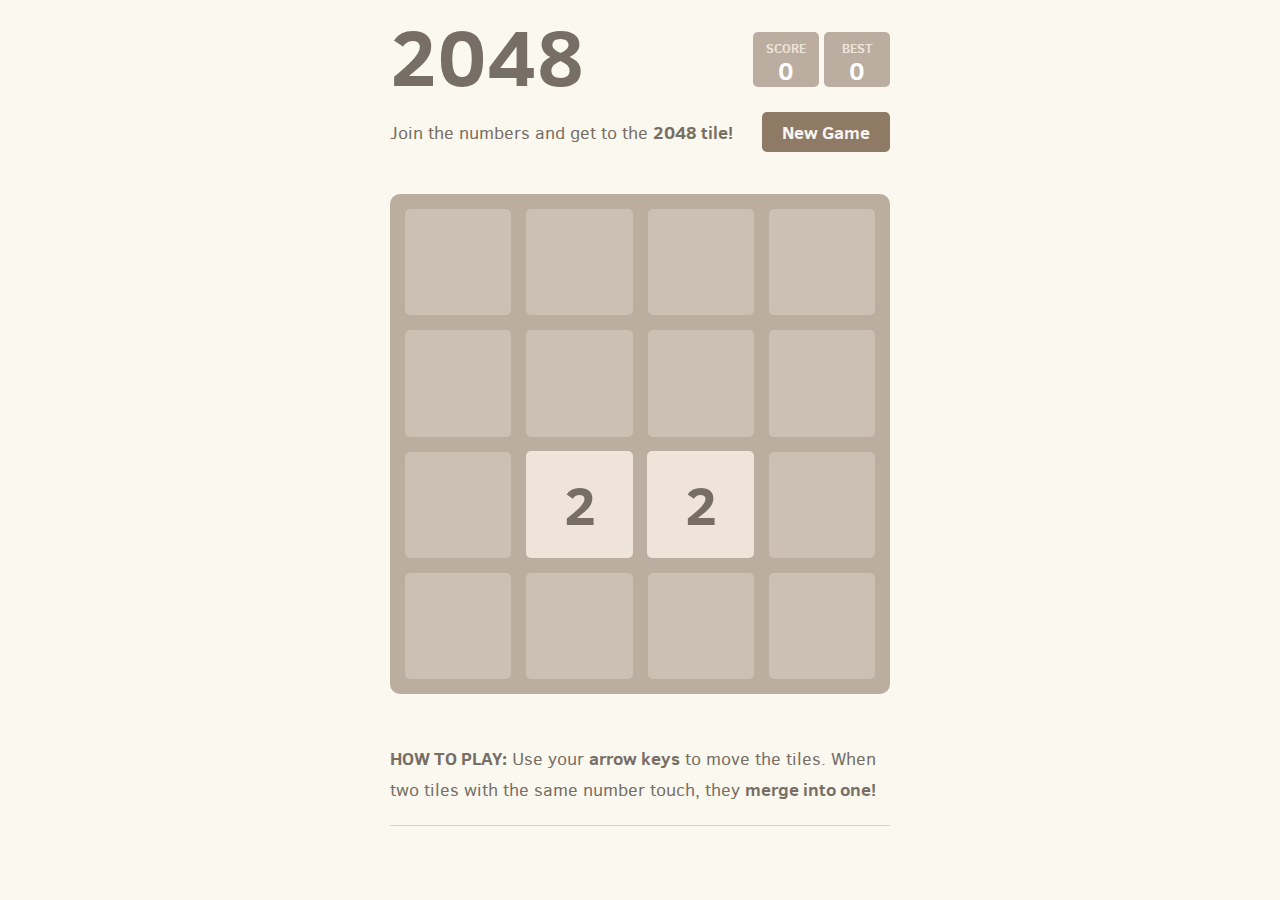
<file: games/2048-game/index.html>
<!DOCTYPE html>
  <html>

  <head>
    <meta charset="utf-8">
    <title>2048 | ClickBaited</title>
    <link rel="stylesheet" href="style/main.css">
    <meta name="viewport" content="width=device-width, initial-scale=1.0">
  </head>

  <body>
    <div class="container">
      <div class="heading">
        <h1 class="title">2048</h1>
        <div class="scores-container">
          <div class="score-container">0</div>
          <div class="best-container">0</div>
        </div>
      </div>

      <div class="above-game">
        <p class="game-intro">Join the numbers and get to the <strong>2048 tile!</strong></p>
        <a class="restart-button">New Game</a>
      </div>

      <div class="game-container">
        <div class="game-message">
          <p></p>
          <div class="lower">
            <a class="keep-playing-button">Keep going</a>
            <a class="retry-button">Try again</a>
          </div>
        </div>

        <div class="grid-container">
          <div class="grid-row">
            <div class="grid-cell"></div>
            <div class="grid-cell"></div>
            <div class="grid-cell"></div>
            <div class="grid-cell"></div>
          </div>
          <div class="grid-row">
            <div class="grid-cell"></div>
            <div class="grid-cell"></div>
            <div class="grid-cell"></div>
            <div class="grid-cell"></div>
          </div>
          <div class="grid-row">
            <div class="grid-cell"></div>
            <div class="grid-cell"></div>
            <div class="grid-cell"></div>
            <div class="grid-cell"></div>
          </div>
          <div class="grid-row">
            <div class="grid-cell"></div>
            <div class="grid-cell"></div>
            <div class="grid-cell"></div>
            <div class="grid-cell"></div>
          </div>
        </div>

        <div class="tile-container"></div>
      </div>

      <p class="game-explanation">
        <strong class="important">How to play:</strong> Use your <strong>arrow keys</strong> to move the tiles. When two
        tiles with the same number touch, they <strong>merge into one!</strong>
      </p>
      <hr>
    </div>

    <script src="js/bind_polyfill.js"></script>
    <script src="js/classlist_polyfill.js"></script>
    <script src="js/animframe_polyfill.js"></script>
    <script src="js/keyboard_input_manager.js"></script>
    <script src="js/html_actuator.js"></script>
    <script src="js/grid.js"></script>
    <script src="js/tile.js"></script>
    <script src="js/local_storage_manager.js"></script>
    <script src="js/game_manager.js"></script>
    <script src="js/application.js"></script>
  </body>

  </html>
</file>
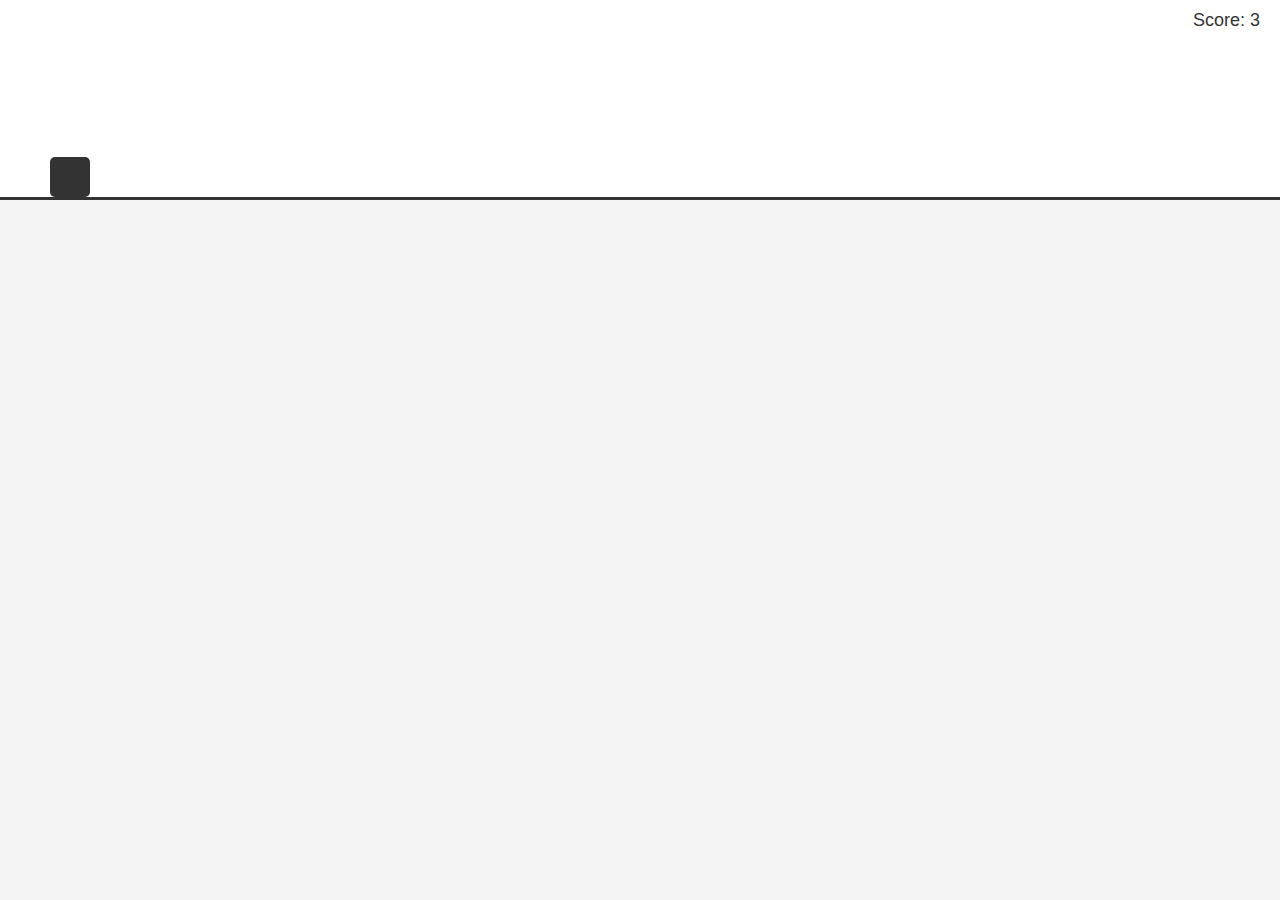
<file: games/dino-run/index.html>
<!DOCTYPE html>
<html lang="en">
<head>
  <meta charset="UTF-8" />
  <meta name="viewport" content="width=device-width, initial-scale=1.0"/>
  <title>Dino Run Clone</title>
  <style>
    * {
      margin: 0;
      padding: 0;
      box-sizing: border-box;
    }
    body {
      font-family: sans-serif;
      background: #f4f4f4;
      overflow: hidden;
    }

    .game {
      width: 100vw;
      height: 200px;
      background: #fff;
      border-bottom: 3px solid #333;
      position: relative;
      overflow: hidden;
    }

    .dino {
      position: absolute;
      bottom: 0;
      left: 50px;
      width: 40px;
      height: 40px;
      background: #333;
      border-radius: 5px;
    }

    .obstacle {
      position: absolute;
      bottom: 0;
      width: 20px;
      height: 40px;
      background: green;
      right: -20px;
      animation: obstacleMove 2s linear infinite;
    }

    @keyframes obstacleMove {
      from {
        right: -20px;
      }
      to {
        right: 100vw;
      }
    }

    .jump {
      animation: jumpAnim 0.5s ease-out;
    }

    @keyframes jumpAnim {
      0%   { bottom: 0; }
      50%  { bottom: 80px; }
      100% { bottom: 0; }
    }

    .score {
      position: absolute;
      top: 10px;
      right: 20px;
      font-size: 18px;
      color: #333;
    }

    .game-over {
      position: absolute;
      top: 50%;
      left: 50%;
      transform: translate(-50%, -50%);
      font-size: 32px;
      color: red;
      display: none;
    }

    button#restart {
      display: none;
      position: absolute;
      top: 60%;
      left: 50%;
      transform: translateX(-50%);
      padding: 10px 20px;
      font-size: 16px;
      cursor: pointer;
    }

  </style>
</head>
<body>
  <div class="game" id="game">
    <div class="dino" id="dino"></div>
    <div class="obstacle" id="obstacle"></div>
    <div class="score" id="score">Score: 0</div>
    <div class="game-over" id="gameOver">Game Over</div>
    <button id="restart">Restart</button>
  </div>

  <script>
    const dino = document.getElementById("dino");
    const obstacle = document.getElementById("obstacle");
    const scoreEl = document.getElementById("score");
    const gameOverEl = document.getElementById("gameOver");
    const restartBtn = document.getElementById("restart");

    let isJumping = false;
    let isGameOver = false;
    let score = 0;
    let scoreInterval;

    function jump() {
      if (isJumping || isGameOver) return;
      isJumping = true;
      dino.classList.add("jump");
      setTimeout(() => {
        dino.classList.remove("jump");
        isJumping = false;
      }, 500);
    }

    function startGame() {
      isGameOver = false;
      score = 0;
      gameOverEl.style.display = "none";
      restartBtn.style.display = "none";
      obstacle.style.animation = "obstacleMove 2s linear infinite";

      scoreInterval = setInterval(() => {
        score++;
        scoreEl.textContent = "Score: " + score;
      }, 200);
    }

    function gameOver() {
      isGameOver = true;
      clearInterval(scoreInterval);
      obstacle.style.animation = "none";
      gameOverEl.style.display = "block";
      restartBtn.style.display = "inline-block";
    }

    function checkCollision() {
      const dinoRect = dino.getBoundingClientRect();
      const obsRect = obstacle.getBoundingClientRect();

      if (
        obsRect.left < dinoRect.right &&
        obsRect.right > dinoRect.left &&
        obsRect.bottom > dinoRect.top &&
        obsRect.top < dinoRect.bottom &&
        dino.offsetTop > 120 // ensure it's on the ground
      ) {
        gameOver();
      }
    }

    document.addEventListener("keydown", (e) => {
      if (e.code === "Space") jump();
    });

    document.addEventListener("touchstart", jump);

    restartBtn.addEventListener("click", () => {
      obstacle.style.right = "-20px";
      obstacle.offsetHeight; // force reflow
      startGame();
    });

    startGame();

    // Game loop
    setInterval(() => {
      if (!isGameOver) {
        checkCollision();
      }
    }, 20);
  </script>
</body>
</html>
</file>
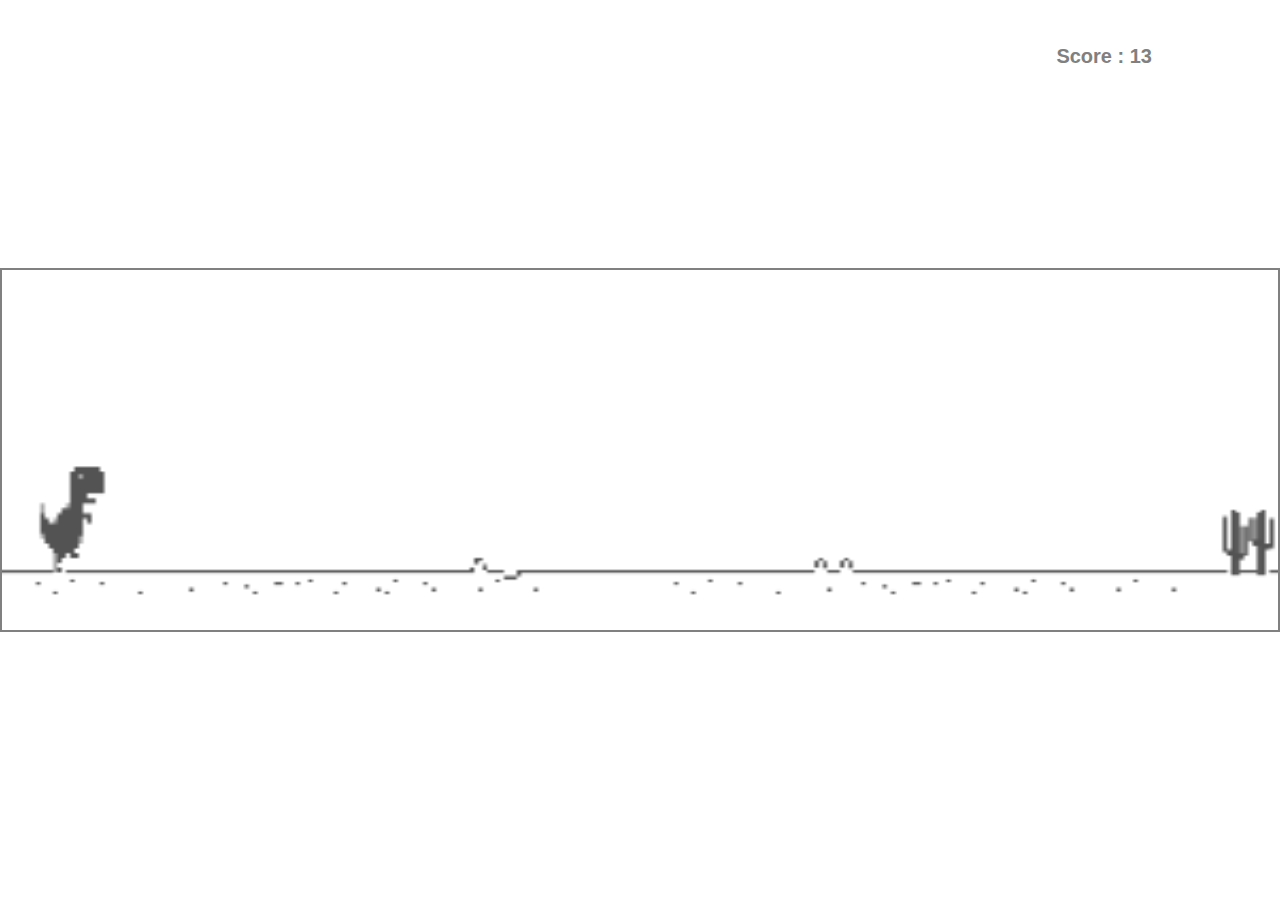
<file: games/dino-run/dino.html>
<!DOCTYPE html>
<html lang="en">

<head>
    <meta charset="UTF-8" />
    <meta name="viewport" content="width=device-width, initial-scale=1.0" />
    <title>Dino-Run</title>
    <link rel="stylesheet" href="dino.css">
</head>

<body>
    <h1 class="heading">Score :
        <span class="Score">0</span>
    </h1>
    <canvas id="game"></canvas>

    <script src="dino.js"></script>
</body>

</html>
</file>
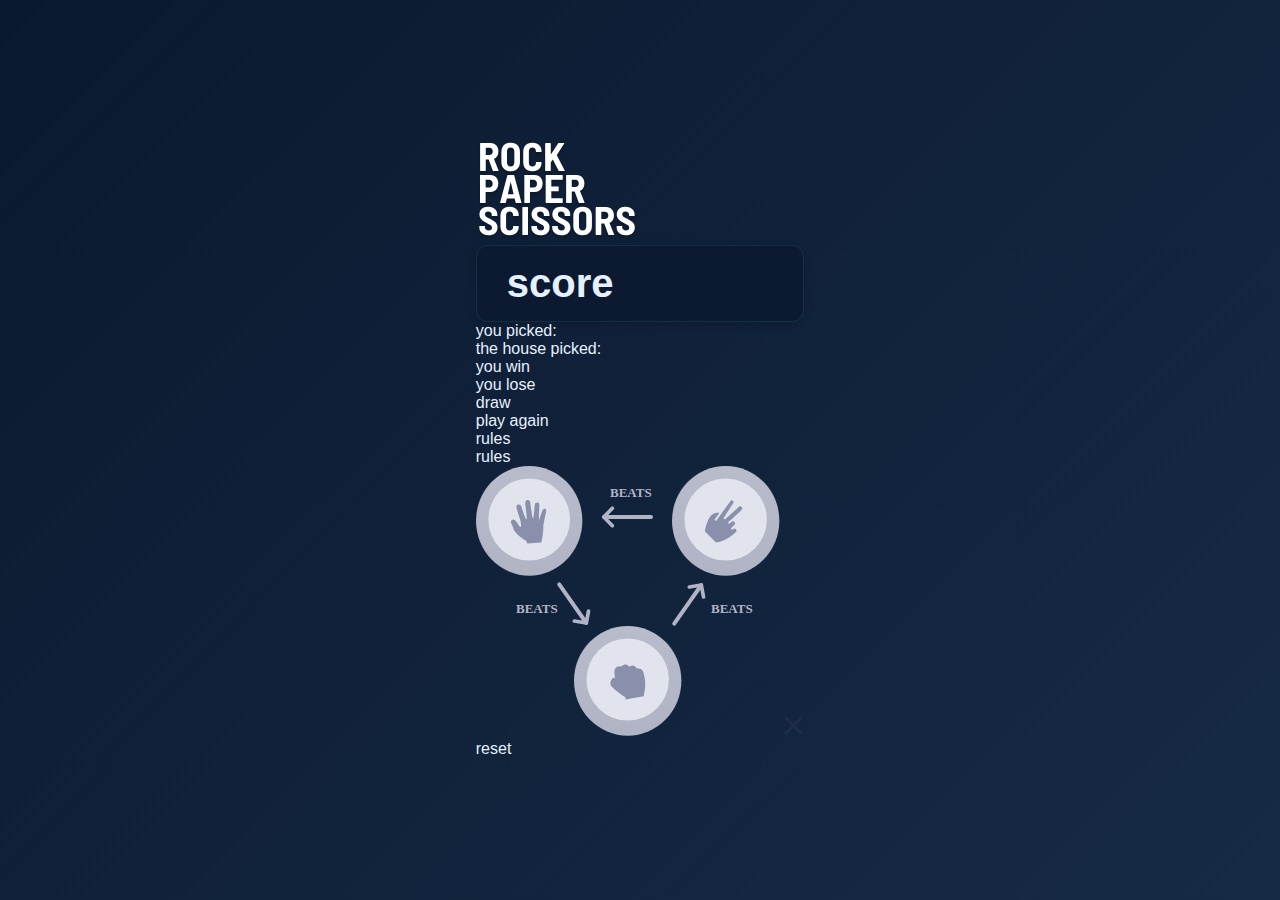
<file: games/rock-paper-scissor/rock-paper-scissor.html>
<!DOCTYPE html>
<html lang="en">

<head>
    <meta charset="UTF-8">
    <meta name="viewport" content="width=device-width, initial-scale=1.0">
    <title>Rock Paper Scissors | ClickBaited</title>
    <link rel="stylesheet" href="rock-paper-scissor.css">
</head>

<body>

    <div class="game-section">
        <div class="top-section">
            <img class="logo" src="./images/logo.svg" alt="logo">
            <div class="score-box">
                <p id="score-label">score</p>
                <p id="score-value"></p>
            </div>

            <div id="triangle">
                <div id="rock" class="circle small rock">
                    <div class="symbol"></div>
                </div>
                <div id="paper" class="circle small paper">
                    <div class="symbol"></div>
                </div>
                <div id="scissors" class="circle small scissors">
                    <div class="symbol"></div>
                </div>
            </div>

            <div id="player-pick-container">
                <p class="player-picked-text">you picked:</p>
                <div id="player-selection" class="circle large">
                    <div class="symbol"></div>
                </div>
            </div>

            <div id="house-pick-container">
                <p class="house-picked-text">the house picked:</p>
                <div id="placeholder"></div>
                <div id="house-selection" class="circle large">
                    <div class="symbol"></div>
                </div>
            </div>

            <p id="win-text">you win</p>
            <p id="lose-text">you lose</p>
            <p id="draw-text">draw</p>

            <div id="play-again-button">
                <p class="play-again-text">play again</p>
            </div>
        </div>

        <div id="rules-bottom" class="button">
            <p class="button-text">rules</p>
        </div>

        <div id="rules-model" class="model">
            <div class="model-content">
                <p id="rules-title">rules</p>
                <img id="rules-image" src="./images/image-rules.svg" alt="rules">
                <img id="close-icon" src="./images/icon-close.svg" alt="close">
            </div>
        </div>

        <div id="reset-button" class="button">
            <p class="button-text">reset</p>
        </div>
    </div>

    <script src="rock-paper-scissor.js"></script>
</body>

</html>
</file>
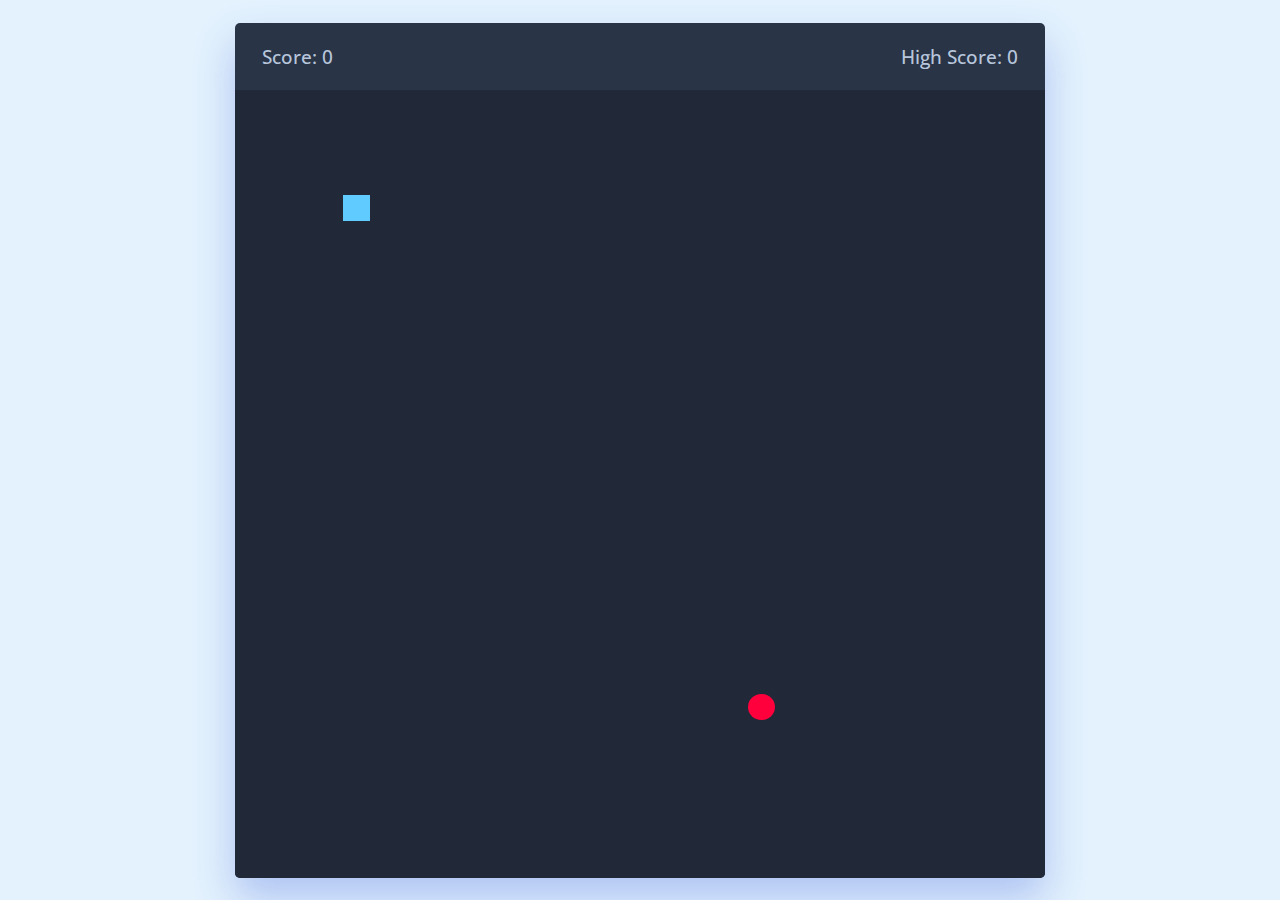
<file: games/snake-game/snake.html>
<!DOCTYPE html>
<html lang="en">

<head>
    <meta charset="utf-8">
    <title>Snake Game | ClickBaited</title>
    <meta name="viewport" content="width=device-width, initial-scale=1.0">
    <link rel="stylesheet" href="snake.css">
    <link rel="stylesheet" href="https://cdnjs.cloudflare.com/ajax/libs/font-awesome/6.3.0/css/all.min.css">
</head>

<body>
    <div class="wrapper">
        <div class="game-details">
            <span class="score">Score: 0</span>
            <span class="high-score">High Score: 0</span>
        </div>

        <div class="play-board"></div>

        <div class="controls">
            <i data-key="ArrowLeft" class="fa-solid fa-arrow-left-long"></i>
            <i data-key="ArrowUp" class="fa-solid fa-arrow-up-long"></i>
            <i data-key="ArrowDown" class="fa-solid fa-arrow-down-long"></i>
            <i data-key="ArrowRight" class="fa-solid fa-arrow-right-long"></i>
        </div>
    </div>
    
    <script src="snake.js" defer></script>
</body>

</html>
</file>
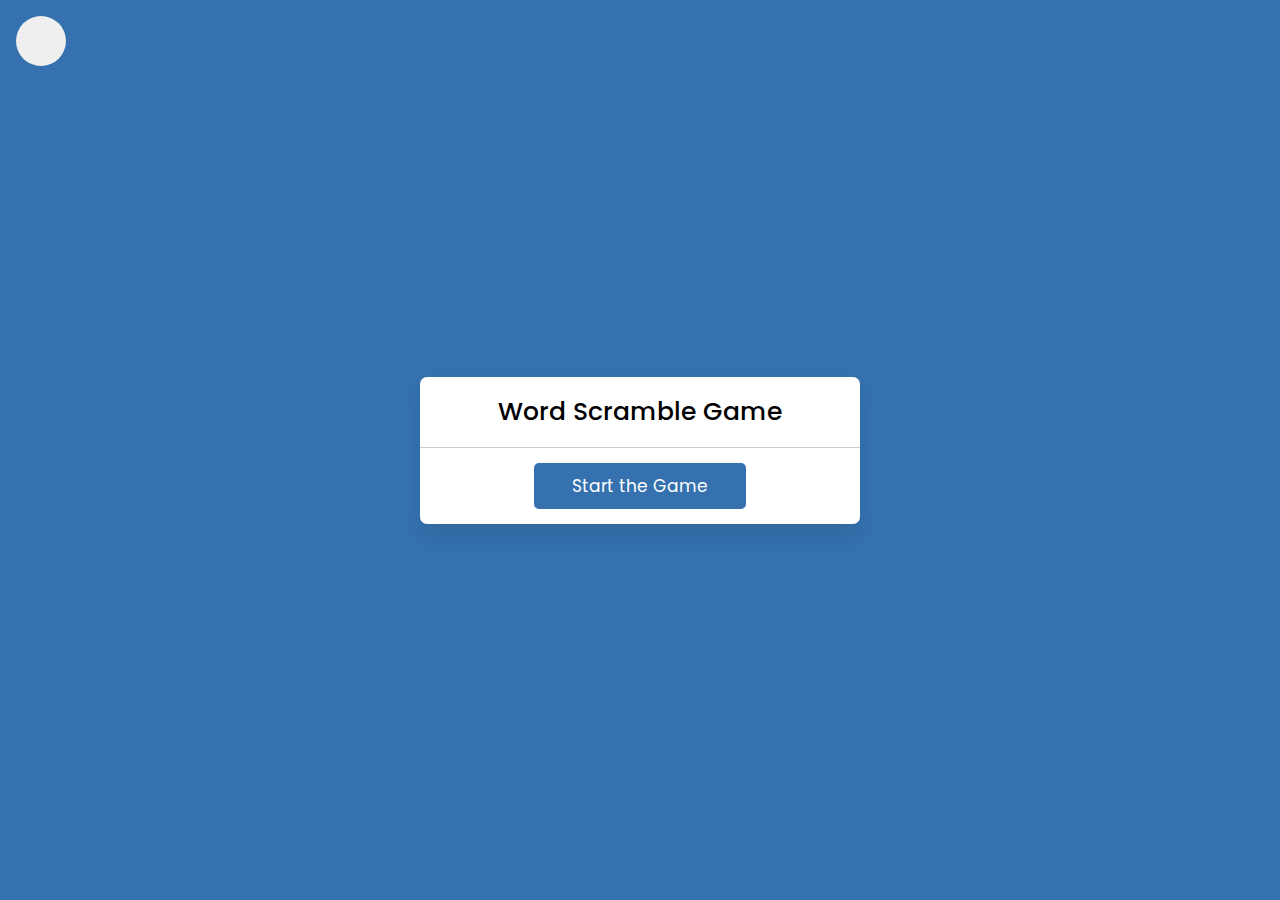
<file: games/word-scramble/word-scramble.html>
<!DOCTYPE html>
<!-- Coding By Ali Aslan -->
<html lang="en" dir="ltr">

<head>
  <meta charset="utf-8">
  <title>Word Scramble Game | ClickBaited</title>
  <meta name="viewport" content="width=device-width, initial-scale=1.0">
  <link rel="stylesheet" href="word-scramble.css">
</head>

<body>

  <div class="container">
    <h2>Word Scramble Game</h2>
    <center>
      <div class="startArea" onclick="start()">
        <button class="startBtn">Start the Game</button>
      </div>
    </center>

    <div class="content">
      <p class="word"></p>
      <div class="details">
        <p class="hint">Hint: <span></span></p>
        <p class="time">Time Left: <span><b>30</b>s</span></p>
      </div>
      <input type="text" spellcheck="false" placeholder="Enter a valid word">
      <div class="buttons">
        <button class="refresh-word">Refresh Word</button>
        <button class="check-word">Check Word</button>
      </div>
      <div class="score-area">
        <button class="close-btn" id="close">
          <span class="close-icon">&times;</span> Close
        </button>
      </div>
    </div>
  </div>

  <div id="myModal" class="modal">
    <div class="modal-content">
      <p id="modalText"></p>
      <span class="close">&times;</span>
    </div>
  </div>

  <button class="back-btn">
    <a href="../../index.html">
      <i class="ph ph-arrow-bend-down-left"></i>
    </a>
  </button>

  <script src="js/word-scramble.js"></script>
  <script src="js/words.js"></script>
</body>

</html>
</file>
<file: games/2048-game/style/main.css>
@import url(fonts/clear-sans.css);

html,
body {
  margin: 0;
  padding: 0;
  background: #faf8ef;
  color: #776e65;
  font-family: "Clear Sans", "Helvetica Neue", Arial, sans-serif;
  font-size: 18px;
}

.heading::after {
  content: "";
  display: block;
  clear: both;
}

h1.title {
  font-size: 80px;
  font-weight: bold;
  margin: 0;
  display: block;
  float: left;
}

@-webkit-keyframes move-up {
  0% {
    top: 25px;
    opacity: 1;
  }

  100% {
    top: -50px;
    opacity: 0;
  }
}

@-moz-keyframes move-up {
  0% {
    top: 25px;
    opacity: 1;
  }

  100% {
    top: -50px;
    opacity: 0;
  }
}

@keyframes move-up {
  0% {
    top: 25px;
    opacity: 1;
  }

  100% {
    top: -50px;
    opacity: 0;
  }
}

.scores-container {
  float: right;
  text-align: right;
}

.score-container,
.best-container {
  position: relative;
  display: inline-block;
  background: #bbada0;
  padding: 15px 25px;
  font-size: 25px;
  height: 25px;
  line-height: 47px;
  font-weight: bold;
  border-radius: 5px;
  color: white;
  margin-top: 32px;
  text-align: center;
}

.score-container::after,
.best-container::after {
  position: absolute;
  width: 100%;
  top: 10px;
  left: 0;
  text-transform: uppercase;
  font-size: 13px;
  line-height: 13px;
  text-align: center;
  color: #eee4da;
}

.score-container .score-addition,
.best-container .score-addition {
  position: absolute;
  right: 30px;
  color: red;
  font-size: 25px;
  line-height: 25px;
  font-weight: bold;
  color: rgba(119, 110, 101, 0.9);
  z-index: 100;
  -webkit-animation: move-up 600ms ease-in;
  -moz-animation: move-up 600ms ease-in;
  animation: move-up 600ms ease-in;
  -webkit-animation-fill-mode: both;
  -moz-animation-fill-mode: both;
  animation-fill-mode: both;
}

.score-container::after {
  content: "Score";
}

.best-container::after {
  content: "Best";
}

p {
  margin-top: 0;
  margin-bottom: 10px;
  line-height: 1.65;
}

a {
  color: #776e65;
  font-weight: bold;
  text-decoration: underline;
  cursor: pointer;
}

strong.important {
  text-transform: uppercase;
}

hr {
  border: none;
  border-bottom: 1px solid #d8d4d0;
  margin-top: 20px;
  margin-bottom: 30px;
}

.container {
  width: 500px;
  margin: 0 auto;
}

@-webkit-keyframes fade-in {
  0% {
    opacity: 0;
  }

  100% {
    opacity: 1;
  }
}

@-moz-keyframes fade-in {
  0% {
    opacity: 0;
  }

  100% {
    opacity: 1;
  }
}

@keyframes fade-in {
  0% {
    opacity: 0;
  }

  100% {
    opacity: 1;
  }
}

.game-container {
  margin-top: 40px;
  position: relative;
  padding: 15px;
  cursor: default;
  -webkit-touch-callout: none;
  -ms-touch-callout: none;
  user-select: auto;
  -webkit-user-select: none;
  -moz-user-select: none;
  -ms-user-select: none;
  -ms-touch-action: none;
  touch-action: none;
  background: #bbada0;
  border-radius: 10px;
  width: 500px;
  height: 500px;
  -webkit-box-sizing: border-box;
  -moz-box-sizing: border-box;
  box-sizing: border-box;
}

.game-container .game-message {
  display: none;
  position: absolute;
  top: 0;
  right: 0;
  bottom: 0;
  left: 0;
  background: rgba(238, 228, 218, 0.5);
  z-index: 100;
  text-align: center;
  -webkit-animation: fade-in 800ms ease 1200ms;
  -moz-animation: fade-in 800ms ease 1200ms;
  animation: fade-in 800ms ease 1200ms;
  -webkit-animation-fill-mode: both;
  -moz-animation-fill-mode: both;
  animation-fill-mode: both;
}

.game-container .game-message p {
  font-size: 60px;
  font-weight: bold;
  height: 60px;
  line-height: 60px;
  margin-top: 222px;
}

.game-container .game-message .lower {
  display: block;
  margin-top: 59px;
}

.game-container .game-message a {
  display: inline-block;
  background: #8f7a66;
  border-radius: 5px;
  padding: 0 20px;
  text-decoration: none;
  color: #f9f6f2;
  height: 40px;
  line-height: 42px;
  margin-left: 9px;
}

.game-container .game-message a.keep-playing-button {
  display: none;
}

.game-container .game-message.game-won {
  background: rgba(237, 194, 46, 0.5);
  color: #f9f6f2;
}

.game-container .game-message.game-won a.keep-playing-button {
  display: inline-block;
}

.game-container .game-message.game-won,
.game-container .game-message.game-over {
  display: block;
}

.grid-container {
  position: absolute;
  z-index: 1;
}

.grid-row {
  margin-bottom: 15px;
}

.grid-row:last-child {
  margin-bottom: 0;
}

.grid-row:after {
  content: "";
  display: block;
  clear: both;
}

.grid-cell {
  width: 106.25px;
  height: 106.25px;
  margin-right: 15px;
  float: left;
  border-radius: 5px;
  background: rgba(238, 228, 218, 0.35);
}

.grid-cell:last-child {
  margin-right: 0;
}

.tile-container {
  position: absolute;
  z-index: 2;
}

.tile,
.tile .tile-inner {
  width: 107px;
  height: 107px;
  line-height: 107px;
}

.tile.tile-position-1-1 {
  -webkit-transform: translate(0px, 0px);
  -moz-transform: translate(0px, 0px);
  transform: translate(0px, 0px);
}

.tile.tile-position-1-2 {
  -webkit-transform: translate(0px, 121px);
  -moz-transform: translate(0px, 121px);
  transform: translate(0px, 121px);
}

.tile.tile-position-1-3 {
  -webkit-transform: translate(0px, 242px);
  -moz-transform: translate(0px, 242px);
  transform: translate(0px, 242px);
}

.tile.tile-position-1-4 {
  -webkit-transform: translate(0px, 363px);
  -moz-transform: translate(0px, 363px);
  transform: translate(0px, 363px);
}

.tile.tile-position-2-1 {
  -webkit-transform: translate(121px, 0px);
  -moz-transform: translate(121px, 0px);
  transform: translate(121px, 0px);
}

.tile.tile-position-2-2 {
  -webkit-transform: translate(121px, 121px);
  -moz-transform: translate(121px, 121px);
  transform: translate(121px, 121px);
}

.tile.tile-position-2-3 {
  -webkit-transform: translate(121px, 242px);
  -moz-transform: translate(121px, 242px);
  transform: translate(121px, 242px);
}

.tile.tile-position-2-4 {
  -webkit-transform: translate(121px, 363px);
  -moz-transform: translate(121px, 363px);
  transform: translate(121px, 363px);
}

.tile.tile-position-3-1 {
  -webkit-transform: translate(242px, 0px);
  -moz-transform: translate(242px, 0px);
  transform: translate(242px, 0px);
}

.tile.tile-position-3-2 {
  -webkit-transform: translate(242px, 121px);
  -moz-transform: translate(242px, 121px);
  transform: translate(242px, 121px);
}

.tile.tile-position-3-3 {
  -webkit-transform: translate(242px, 242px);
  -moz-transform: translate(242px, 242px);
  transform: translate(242px, 242px);
}

.tile.tile-position-3-4 {
  -webkit-transform: translate(242px, 363px);
  -moz-transform: translate(242px, 363px);
  transform: translate(242px, 363px);
}

.tile.tile-position-4-1 {
  -webkit-transform: translate(363px, 0px);
  -moz-transform: translate(363px, 0px);
  transform: translate(363px, 0px);
}

.tile.tile-position-4-2 {
  -webkit-transform: translate(363px, 121px);
  -moz-transform: translate(363px, 121px);
  transform: translate(363px, 121px);
}

.tile.tile-position-4-3 {
  -webkit-transform: translate(363px, 242px);
  -moz-transform: translate(363px, 242px);
  transform: translate(363px, 242px);
}

.tile.tile-position-4-4 {
  -webkit-transform: translate(363px, 363px);
  -moz-transform: translate(363px, 363px);
  transform: translate(363px, 363px);
}

.tile {
  position: absolute;
  -webkit-transition: 100ms ease-in-out;
  -moz-transition: 100ms ease-in-out;
  transition: 100ms ease-in-out;
  -webkit-transition-property: -webkit-transform;
  -moz-transition-property: -moz-transform;
  transition-property: transform;
}

.tile .tile-inner {
  border-radius: 5px;
  background: #eee4da;
  text-align: center;
  font-weight: bold;
  z-index: 10;
  font-size: 55px;
}

.tile.tile-2 .tile-inner {
  background: #eee4da;
  box-shadow: 0 0 30px 10px rgba(243, 215, 116, 0), inset 0 0 0 1px rgba(255, 255, 255, 0);
}

.tile.tile-4 .tile-inner {
  background: #ede0c8;
  box-shadow: 0 0 30px 10px rgba(243, 215, 116, 0), inset 0 0 0 1px rgba(255, 255, 255, 0);
}

.tile.tile-8 .tile-inner {
  color: #f9f6f2;
  background: #f2b179;
}

.tile.tile-16 .tile-inner {
  color: #f9f6f2;
  background: #f59563;
}

.tile.tile-32 .tile-inner {
  color: #f9f6f2;
  background: #f67c5f;
}

.tile.tile-64 .tile-inner {
  color: #f9f6f2;
  background: #f65e3b;
}

.tile.tile-128 .tile-inner {
  color: #f9f6f2;
  background: #edcf72;
  box-shadow: 0 0 30px 10px rgba(243, 215, 116, 0.2381), inset 0 0 0 1px rgba(255, 255, 255, 0.14286);
  font-size: 45px;
}

@media screen and (max-width: 520px) {
  .tile.tile-128 .tile-inner {
    font-size: 25px;
  }
}

.tile.tile-256 .tile-inner {
  color: #f9f6f2;
  background: #edcc61;
  box-shadow: 0 0 30px 10px rgba(243, 215, 116, 0.31746), inset 0 0 0 1px rgba(255, 255, 255, 0.19048);
  font-size: 45px;
}

@media screen and (max-width: 520px) {
  .tile.tile-256 .tile-inner {
    font-size: 25px;
  }
}

.tile.tile-512 .tile-inner {
  color: #f9f6f2;
  background: #edc850;
  box-shadow: 0 0 30px 10px rgba(243, 215, 116, 0.39683), inset 0 0 0 1px rgba(255, 255, 255, 0.2381);
  font-size: 45px;
}

@media screen and (max-width: 520px) {
  .tile.tile-512 .tile-inner {
    font-size: 25px;
  }
}

.tile.tile-1024 .tile-inner {
  color: #f9f6f2;
  background: #edc53f;
  box-shadow: 0 0 30px 10px rgba(243, 215, 116, 0.47619), inset 0 0 0 1px rgba(255, 255, 255, 0.28571);
  font-size: 35px;
}

@media screen and (max-width: 520px) {
  .tile.tile-1024 .tile-inner {
    font-size: 15px;
  }
}

.tile.tile-2048 .tile-inner {
  color: #f9f6f2;
  background: #edc22e;
  box-shadow: 0 0 30px 10px rgba(243, 215, 116, 0.55556), inset 0 0 0 1px rgba(255, 255, 255, 0.33333);
  font-size: 35px;
}

@media screen and (max-width: 520px) {
  .tile.tile-2048 .tile-inner {
    font-size: 15px;
  }
}

.tile.tile-super .tile-inner {
  color: #f9f6f2;
  background: #3c3a32;
  font-size: 30px;
}

@media screen and (max-width: 520px) {
  .tile.tile-super .tile-inner {
    font-size: 10px;
  }
}

@-webkit-keyframes appear {
  0% {
    opacity: 0;
    -webkit-transform: scale(0);
    -moz-transform: scale(0);
    transform: scale(0);
  }

  100% {
    opacity: 1;
    -webkit-transform: scale(1);
    -moz-transform: scale(1);
    transform: scale(1);
  }
}

@-moz-keyframes appear {
  0% {
    opacity: 0;
    -webkit-transform: scale(0);
    -moz-transform: scale(0);
    transform: scale(0);
  }

  100% {
    opacity: 1;
    -webkit-transform: scale(1);
    -moz-transform: scale(1);
    transform: scale(1);
  }
}

@keyframes appear {
  0% {
    opacity: 0;
    -webkit-transform: scale(0);
    -moz-transform: scale(0);
    transform: scale(0);
  }

  100% {
    opacity: 1;
    -webkit-transform: scale(1);
    -moz-transform: scale(1);
    transform: scale(1);
  }
}

.tile-new .tile-inner {
  -webkit-animation: appear 200ms ease 100ms;
  -moz-animation: appear 200ms ease 100ms;
  animation: appear 200ms ease 100ms;
  -webkit-animation-fill-mode: backwards;
  -moz-animation-fill-mode: backwards;
  animation-fill-mode: backwards;
}

@-webkit-keyframes pop {
  0% {
    -webkit-transform: scale(0);
    -moz-transform: scale(0);
    transform: scale(0);
  }

  50% {
    -webkit-transform: scale(1.2);
    -moz-transform: scale(1.2);
    transform: scale(1.2);
  }

  100% {
    -webkit-transform: scale(1);
    -moz-transform: scale(1);
    transform: scale(1);
  }
}

@-moz-keyframes pop {
  0% {
    -webkit-transform: scale(0);
    -moz-transform: scale(0);
    transform: scale(0);
  }

  50% {
    -webkit-transform: scale(1.2);
    -moz-transform: scale(1.2);
    transform: scale(1.2);
  }

  100% {
    -webkit-transform: scale(1);
    -moz-transform: scale(1);
    transform: scale(1);
  }
}

@keyframes pop {
  0% {
    -webkit-transform: scale(0);
    -moz-transform: scale(0);
    transform: scale(0);
  }

  50% {
    -webkit-transform: scale(1.2);
    -moz-transform: scale(1.2);
    transform: scale(1.2);
  }

  100% {
    -webkit-transform: scale(1);
    -moz-transform: scale(1);
    transform: scale(1);
  }
}

.tile-merged .tile-inner {
  z-index: 20;
  -webkit-animation: pop 200ms ease 100ms;
  -moz-animation: pop 200ms ease 100ms;
  animation: pop 200ms ease 100ms;
  -webkit-animation-fill-mode: backwards;
  -moz-animation-fill-mode: backwards;
  animation-fill-mode: backwards;
}

.above-game:after {
  content: "";
  display: block;
  clear: both;
}

.game-intro {
  float: left;
  line-height: 42px;
  margin-bottom: 0;
}

.restart-button {
  background: #8f7a66;
  border-radius: 5px;
  padding: 0 20px;
  text-decoration: none;
  color: #f9f6f2;
  height: 40px;
  line-height: 42px;
  display: block;
  text-align: center;
  float: right;
}

.game-explanation {
  margin-top: 50px;
}

.back-btn {
  position: absolute;
  top: 1rem;
  left: 1rem;
  border-radius: 50%;
  width: 50px;
  height: 50px;
  border: none;
}

.back-btn a {
  width: 100%;
  height: 100%;
  color: #000;
  text-decoration: none;
  font-size: 20px;
  display: flex;
  justify-content: center;
  align-items: center;
}

@media screen and (max-width: 520px) {

  html,
  body {
    font-size: 15px;
  }

  body {
    margin: 20px 0;
    padding: 0 20px;
  }

  h1.title {
    font-size: 27px;
    margin-top: 15px;
  }

  .container {
    width: 280px;
    margin: 0 auto;
  }

  .score-container,
  .best-container {
    margin-top: 0;
    padding: 15px 10px;
    min-width: 40px;
  }

  .heading {
    margin-bottom: 10px;
  }

  .game-intro {
    width: 55%;
    display: block;
    box-sizing: border-box;
    line-height: 1.65;
  }

  .restart-button {
    width: 42%;
    padding: 0;
    display: block;
    box-sizing: border-box;
    margin-top: 2px;
  }

  .game-container {
    margin-top: 17px;
    position: relative;
    padding: 10px;
    cursor: default;
    -webkit-touch-callout: none;
    -ms-touch-callout: none;
    user-select: auto;
    -webkit-user-select: none;
    -moz-user-select: none;
    -ms-user-select: none;
    -ms-touch-action: none;
    touch-action: none;
    background: #bbada0;
    border-radius: 10px;
    width: 280px;
    height: 280px;
    -webkit-box-sizing: border-box;
    -moz-box-sizing: border-box;
    box-sizing: border-box;
  }

  .game-container .game-message {
    display: none;
    position: absolute;
    top: 0;
    right: 0;
    bottom: 0;
    left: 0;
    background: rgba(238, 228, 218, 0.5);
    z-index: 100;
    text-align: center;
    -webkit-animation: fade-in 800ms ease 1200ms;
    -moz-animation: fade-in 800ms ease 1200ms;
    animation: fade-in 800ms ease 1200ms;
    -webkit-animation-fill-mode: both;
    -moz-animation-fill-mode: both;
    animation-fill-mode: both;
  }

  .game-container .game-message p {
    font-size: 60px;
    font-weight: bold;
    height: 60px;
    line-height: 60px;
    margin-top: 222px;
  }

  .game-container .game-message .lower {
    display: block;
    margin-top: 59px;
  }

  .game-container .game-message a {
    display: inline-block;
    background: #8f7a66;
    border-radius: 5px;
    padding: 0 20px;
    text-decoration: none;
    color: #f9f6f2;
    height: 40px;
    line-height: 42px;
    margin-left: 9px;
  }

  .game-container .game-message a.keep-playing-button {
    display: none;
  }

  .game-container .game-message.game-won {
    background: rgba(237, 194, 46, 0.5);
    color: #f9f6f2;
  }

  .game-container .game-message.game-won a.keep-playing-button {
    display: inline-block;
  }

  .game-container .game-message.game-won,
  .game-container .game-message.game-over {
    display: block;
  }

  .grid-container {
    position: absolute;
    z-index: 1;
  }

  .grid-row {
    margin-bottom: 10px;
  }

  .grid-row:last-child {
    margin-bottom: 0;
  }

  .grid-row:after {
    content: "";
    display: block;
    clear: both;
  }

  .grid-cell {
    width: 57.5px;
    height: 57.5px;
    margin-right: 10px;
    float: left;
    border-radius: 5px;
    background: rgba(238, 228, 218, 0.35);
  }

  .grid-cell:last-child {
    margin-right: 0;
  }

  .tile-container {
    position: absolute;
    z-index: 2;
  }

  .tile,
  .tile .tile-inner {
    width: 58px;
    height: 58px;
    line-height: 58px;
  }

  .tile.tile-position-1-1 {
    -webkit-transform: translate(0px, 0px);
    -moz-transform: translate(0px, 0px);
    transform: translate(0px, 0px);
  }

  .tile.tile-position-1-2 {
    -webkit-transform: translate(0px, 67px);
    -moz-transform: translate(0px, 67px);
    transform: translate(0px, 67px);
  }

  .tile.tile-position-1-3 {
    -webkit-transform: translate(0px, 135px);
    -moz-transform: translate(0px, 135px);
    transform: translate(0px, 135px);
  }

  .tile.tile-position-1-4 {
    -webkit-transform: translate(0px, 202px);
    -moz-transform: translate(0px, 202px);
    transform: translate(0px, 202px);
  }

  .tile.tile-position-2-1 {
    -webkit-transform: translate(67px, 0px);
    -moz-transform: translate(67px, 0px);
    transform: translate(67px, 0px);
  }

  .tile.tile-position-2-2 {
    -webkit-transform: translate(67px, 67px);
    -moz-transform: translate(67px, 67px);
    transform: translate(67px, 67px);
  }

  .tile.tile-position-2-3 {
    -webkit-transform: translate(67px, 135px);
    -moz-transform: translate(67px, 135px);
    transform: translate(67px, 135px);
  }

  .tile.tile-position-2-4 {
    -webkit-transform: translate(67px, 202px);
    -moz-transform: translate(67px, 202px);
    transform: translate(67px, 202px);
  }

  .tile.tile-position-3-1 {
    -webkit-transform: translate(135px, 0px);
    -moz-transform: translate(135px, 0px);
    transform: translate(135px, 0px);
  }

  .tile.tile-position-3-2 {
    -webkit-transform: translate(135px, 67px);
    -moz-transform: translate(135px, 67px);
    transform: translate(135px, 67px);
  }

  .tile.tile-position-3-3 {
    -webkit-transform: translate(135px, 135px);
    -moz-transform: translate(135px, 135px);
    transform: translate(135px, 135px);
  }

  .tile.tile-position-3-4 {
    -webkit-transform: translate(135px, 202px);
    -moz-transform: translate(135px, 202px);
    transform: translate(135px, 202px);
  }

  .tile.tile-position-4-1 {
    -webkit-transform: translate(202px, 0px);
    -moz-transform: translate(202px, 0px);
    transform: translate(202px, 0px);
  }

  .tile.tile-position-4-2 {
    -webkit-transform: translate(202px, 67px);
    -moz-transform: translate(202px, 67px);
    transform: translate(202px, 67px);
  }

  .tile.tile-position-4-3 {
    -webkit-transform: translate(202px, 135px);
    -moz-transform: translate(202px, 135px);
    transform: translate(202px, 135px);
  }

  .tile.tile-position-4-4 {
    -webkit-transform: translate(202px, 202px);
    -moz-transform: translate(202px, 202px);
    transform: translate(202px, 202px);
  }

  .tile .tile-inner {
    font-size: 35px;
  }

  .game-message p {
    font-size: 30px !important;
    height: 30px !important;
    line-height: 30px !important;
    margin-top: 90px !important;
  }

  .game-message .lower {
    margin-top: 30px !important;
  }
}
</file>
<file: games/dino-run/dino.css>
* {
    padding: 0px;
    margin: 0px;
}

body {
    display: flex;
    align-items: center;
    justify-content: center;
    height: 100vh;
    user-select: none;
    touch-action: none;
    -webkit-touch-callout: none;
    -webkit-user-select: none;
    -khtml-user-select: none;
    -moz-user-select: none;
    -ms-user-select: none;
    outline: none;
    -webkit-tap-highlight-color: rgba(255, 255, 255, 0);
}

.heading {
    position: absolute;
    top: 5%;
    right: 10%;
    font-size: 20px;
    font-family: 'Franklin Gothic Medium', 'Arial Narrow', Arial, sans-serif;
    color: grey;
}

.text {
    position: absolute;
    top: 9%;
    left: 40%;
    font-size: 50px;
    font-family: 'Franklin Gothic Medium', 'Arial Narrow', Arial, sans-serif;
    color: grey;
    box-sizing: content-box;
}

.restart {
    position: absolute;
    top: 18%;
    left: 45%;
    background-color: rgba(0, 0, 0, 0);
    border: 2px solid grey;
    border-radius: 10%;
    font-family: 'Franklin Gothic Medium', 'Arial Narrow', Arial, sans-serif;
    color: grey;
    padding: 7px;
    font-size: 30px;
}

canvas {
    width: 100%;
    height: 40%;
    border: 2px solid grey;
}
</file>
<file: games/rock-paper-scissor/rock-paper-scissor.css>
@import url('https://fonts.googleapis.com/css2?family=Barlow+Semi+Condensed:ital,wght@0,100;0,200;0,300;0,400;0,500;0,600;0,700;0,800;0,900;1,100;1,200;1,300;1,400;1,500;1,600;1,700;1,800;1,900&display=swap');

* {
    margin: 0;
    padding: 0;
    box-sizing: border-box;
    font-family: 'Segoe UI', Tahoma, Geneva, Verdana, sans-serif;
}

body::-webkit-scrollbar {
    display: none;
}

body {
    background: linear-gradient(135deg, #0a192f, #172a45);
    min-height: 100vh;
    display: flex;
    justify-content: center;
    align-items: center;
    padding: 20px;
    color: #e6f1ff;
    overflow-x: hidden;
}

.container {
    max-width: 948px;
    width: 100%;
    background: rgba(10, 25, 47, 0.85);
    border-radius: 20px;
    box-shadow: 0 15px 35px rgba(0, 0, 0, 0.3);
    /* overflow: hidden; */
    padding: 40px;
    text-align: center;
    position: relative;
    z-index: 10;
    border: 1px solid rgba(100, 255, 218, 0.1);
}

.decoration {
    position: absolute;
    width: 200px;
    height: 200px;
    background: rgba(100, 255, 218, 0.05);
    border-radius: 50%;
    z-index: -1;
}

.dec-1 {
    top: -80px;
    left: -80px;
}

.dec-2 {
    bottom: -100px;
    right: -80px;
    width: 250px;
    height: 250px;
}

header {
    margin-bottom: 30px;
    position: relative;
    padding-bottom: 20px;
    border-bottom: 1px solid rgba(100, 255, 218, 0.2);
}

header h1 {
    font-size: 3.2rem;
    margin-bottom: 10px;
    color: #e6f1ff;
    text-shadow: 0 2px 4px rgba(0, 0, 0, 0.2);
    text-transform: uppercase;
}

.brand {
    color: #64ffda;
    font-weight: 700;
}

.tagline {
    font-size: 1.1rem;
    color: #8892b0;
    margin-top: 5px;
    font-weight: 400;
}

.scores {
    display: flex;
    justify-content: space-around;
    margin: 30px 0 40px;
    font-size: 1.2rem;
    background: rgba(23, 42, 69, 0.7);
    padding: 20px;
    border-radius: 15px;
    box-shadow: 0 5px 15px rgba(0, 0, 0, 0.2);
    border: 1px solid rgba(100, 255, 218, 0.1);
}

.score-box {
    padding: 15px 30px;
    border-radius: 12px;
    background: rgba(10, 25, 47, 0.8);
    box-shadow: 0 3px 10px rgba(0, 0, 0, 0.15);
    min-width: 140px;
    border: 1px solid rgba(100, 255, 218, 0.1);
}

.score-box h3 {
    color: #64ffda;
    margin-bottom: 10px;
    font-size: 1.1rem;
    font-weight: 500;
    text-transform: uppercase;
}

.score-box p {
    font-size: 2.5rem;
    font-weight: 700;
    color: #e6f1ff;
}

.choices {
    display: flex;
    justify-content: center;
    gap: 40px;
    margin: 40px 0;
}

.choice {
    width: 140px;
    height: 140px;
    border-radius: 50%;
    display: flex;
    justify-content: center;
    align-items: center;
    font-size: 4.5rem;
    cursor: pointer;
    transition: all 0.3s ease;
    border: 2px solid transparent;
    background: rgba(23, 42, 69, 0.7);
    box-shadow: 0 8px 20px rgba(0, 0, 0, 0.2);
    position: relative;
    overflow: hidden;
}

.choice::before {
    content: '';
    position: absolute;
    top: 0;
    left: 0;
    width: 100%;
    height: 100%;
    background: rgba(100, 255, 218, 0.1);
    opacity: 0;
    transition: opacity 0.3s ease;
}

.choice:hover {
    transform: translateY(-8px);
    border-color: #64ffda;
}

.choice:hover::before {
    opacity: 1;
}

.choice.selected {
    transform: scale(1.12);
    box-shadow: 0 0 30px rgba(100, 255, 218, 0.3);
    border-color: #64ffda;
}

.choice i {
    color: #64ffda;
    text-shadow: 0 2px 4px rgba(0, 0, 0, 0.2);
}

.vs {
    font-size: 2.2rem;
    font-weight: 700;
    color: #64ffda;
    display: flex;
    align-items: center;
    margin: 0 20px;
    text-transform: uppercase;
}

.result-area {
    display: flex;
    justify-content: center;
    align-items: center;
    gap: 50px;
    margin: 40px 0;
}

.player-choice,
.computer-choice {
    width: 160px;
    height: 160px;
    background: rgba(23, 42, 69, 0.7);
    border-radius: 50%;
    display: flex;
    justify-content: center;
    align-items: center;
    font-size: 4.5rem;
    border: 2px solid rgba(100, 255, 218, 0.2);
    box-shadow: 0 8px 25px rgba(0, 0, 0, 0.2);
}

.player-choice i,
.computer-choice i {
    color: #64ffda;
}

.result-text {
    margin: 30px 0;
    min-height: 70px;
    font-size: 2.4rem;
    font-weight: 700;
    padding: 20px 40px;
    border-radius: 50px;
    display: inline-block;
    background: rgba(23, 42, 69, 0.7);
    border: 1px solid rgba(100, 255, 218, 0.2);
    box-shadow: 0 5px 15px rgba(0, 0, 0, 0.2);
}

.win {
    color: #64ffda;
    border-color: rgba(100, 255, 218, 0.4);
    box-shadow: 0 0 20px rgba(100, 255, 218, 0.3);
}

.lose {
    color: #ff5555;
    border-color: rgba(255, 85, 85, 0.4);
    box-shadow: 0 0 20px rgba(255, 85, 85, 0.2);
}

.draw {
    color: #8892b0;
    border-color: rgba(136, 146, 176, 0.4);
}

.action-btn {
    background: transparent;
    color: #64ffda;
    border: 2px solid #64ffda;
    padding: 16px 45px;
    font-size: 1.2rem;
    border-radius: 50px;
    cursor: pointer;
    transition: all 0.3s ease;
    font-weight: 600;
    margin-top: 20px;
    margin-left: 24px;
    letter-spacing: 1px;
    position: relative;
    overflow: hidden;
    text-transform: uppercase;
}

.action-btn::before {
    content: '';
    position: absolute;
    top: 0;
    left: -100%;
    width: 100%;
    height: 100%;
    background: linear-gradient(90deg, transparent, rgba(100, 255, 218, 0.2), transparent);
    transition: 0.5s;
}

.action-btn:hover {
    background: rgba(100, 255, 218, 0.1);
    box-shadow: 0 0 15px rgba(100, 255, 218, 0.3);
}

.action-btn:hover::before {
    left: 100%;
}

.action-btn:active {
    transform: translateY(2px);
}

.rules-btn {
    position: fixed;
    right: 270px;
    bottom: 25px;
    background: rgba(82, 226, 194, 0.4);
    color: #64ffda;
    border: 2px solid #64ffda;
    padding: 8px 24px;
    font-size: 1.2rem;
    border-radius: 50px;
    cursor: pointer;
    transition: all 0.3s ease;
    font-weight: 600;
    letter-spacing: 1px;
    overflow: hidden;
    text-transform: uppercase;
}

.rules-btn::before {
    content: '';
    position: absolute;
    top: 0;
    left: -100%;
    width: 100%;
    height: 100%;
    background: linear-gradient(90deg, transparent, rgba(100, 255, 218, 0.2), transparent);
    transition: 0.5s;
}

.rules-btn:hover {
    background: rgba(100, 255, 218, 0.1);
    box-shadow: 0 0 15px rgba(100, 255, 218, 0.3);
}

.rules-btn:hover::before {
    left: 100%;
}

.rules-btn:active {
    transform: translateY(2px);
}

.rules {
    margin-top: 40px;
    background: rgba(23, 42, 69, 0.7);
    padding: 25px;
    border-radius: 15px;
    text-align: left;
    box-shadow: 0 5px 15px rgba(0, 0, 0, 0.2);
    border: 1px solid rgba(100, 255, 218, 0.1);
}

.rules h3 {
    color: #64ffda;
    margin-bottom: 20px;
    font-size: 1.6rem;
    text-align: center;
    font-weight: 600;
    text-transform: uppercase;
}

.rules ul {
    padding-left: 25px;
    display: grid;
    grid-template-columns: repeat(auto-fit, minmax(250px, 1fr));
    gap: 20px;
    list-style: none;
}

.rules li {
    margin: 12px 0;
    line-height: 1.6;
    font-size: 1.1rem;
    color: #a8b2d1;
    padding: 12px 18px;
    border-radius: 8px;
    background: rgba(10, 25, 47, 0.5);
    border-left: 3px solid #64ffda;
}

.rules li strong {
    color: #64ffda;
    text-transform: uppercase;
}

.history-btn {
    position: fixed;
    right: 25px;
    bottom: 25px;
    background: rgba(82, 226, 194, 0.4);
    color: #64ffda;
    border: 2px solid #64ffda;
    padding: 8px 24px;
    font-size: 1.2rem;
    border-radius: 50px;
    cursor: pointer;
    transition: all 0.3s ease;
    font-weight: 600;
    letter-spacing: 1px;
    overflow: hidden;
    text-transform: uppercase;
}

.history-btn::before {
    content: '';
    position: absolute;
    top: 0;
    left: -100%;
    width: 100%;
    height: 100%;
    background: linear-gradient(90deg, transparent, rgba(100, 255, 218, 0.2), transparent);
    transition: 0.5s;
}

.history-btn:hover {
    background: rgba(100, 255, 218, 0.1);
    box-shadow: 0 0 15px rgba(100, 255, 218, 0.3);
}

.history-btn:hover::before {
    left: 100%;
}

.history-btn:active {
    transform: translateY(2px);
}

.history {
    margin-top: 30px;
    padding: 20px;
    background: rgba(23, 42, 69, 0.7);
    border-radius: 15px;
    max-height: 180px;
    overflow-y: auto;
    box-shadow: 0 5px 15px rgba(0, 0, 0, 0.2);
    border: 1px solid rgba(100, 255, 218, 0.1);
}

.history h3 {
    color: #64ffda;
    margin-bottom: 20px;
    font-size: 1.6rem;
    text-align: center;
    font-weight: 600;
    text-transform: uppercase;
}

.history-item {
    padding: 12px;
    border-bottom: 1px solid rgba(100, 255, 218, 0.1);
    display: flex;
    justify-content: space-between;
    align-items: center;
    background: rgba(10, 25, 47, 0.5);
    margin-bottom: 10px;
    border-radius: 8px;
}

.history-item span {
    color: #a8b2d1;
}

.win {
    color: #64ffda;
}

.lose {
    color: #ff5555;
}

.draw {
    color: #8892b0;
}

.result-icon {
    font-size: 1.2rem;
    margin-left: 8px;
}

.overlay {
    position: fixed;
    top: 0;
    left: 0;
    width: 100%;
    height: 100%;
    background: rgba(10, 25, 47, 0.95);
    display: none;
    justify-content: center;
    align-items: center;
    z-index: 1000;
    padding: 20px;
}

.overlay .rules,
.overlay .history {
    max-height: 90%;
    overflow-y: auto;
    background: rgba(23, 42, 69, 0.9);
    padding: 30px;
    border-radius: 15px;
    box-shadow: 0 10px 25px rgba(0, 0, 0, 0.5);
    width: 90%;
    max-width: 700px;
}

.close-btn {
    position: relative;
    left: 250px;
    margin-top: 20px;
    padding: 10px 25px;
    font-size: 1rem;
    border: none;
    background-color: #64ffda;
    color: #0a192f;
    font-weight: bold;
    border-radius: 8px;
    cursor: pointer;
    transition: background-color 0.3s ease;
}

.close-btn:hover {
    background-color: #52e2c2;
}

.back-btn {
    position: absolute;
    top: 1rem;
    left: 1rem;
    border-radius: 50%;
    width: 50px;
    height: 50px;
    border: none;
}

.back-btn a {
    width: 100%;
    height: 100%;
    color: #000;
    text-decoration: none;
    font-size: 20px;
    display: flex;
    justify-content: center;
    align-items: center;
}

@media (max-width: 768px) {
    .container {
        padding: 30px 20px;
    }

    header h1 {
        font-size: 2.5rem;
    }

    .choices {
        gap: 20px;
    }

    .choice {
        width: 110px;
        height: 110px;
        font-size: 3.5rem;
    }

    .result-area {
        gap: 20px;
    }

    .player-choice,
    .computer-choice {
        width: 120px;
        height: 120px;
        font-size: 3.5rem;
    }

    .result-text {
        font-size: 1.8rem;
        padding: 15px 25px;
    }

    .scores {
        padding: 15px;
    }

    .score-box {
        padding: 12px 15px;
        min-width: 100px;
    }

    .score-box p {
        font-size: 2rem;
    }
}

@media (max-width: 480px) {
    .choices {
        flex-direction: column;
        align-items: center;
        gap: 25px;
    }

    .result-area {
        flex-direction: column;
        align-items: center;
        gap: 25px;
    }

    .vs {
        transform: rotate(90deg);
        padding: 20px 0;
        text-transform: uppercase;
    }

    .rules ul {
        grid-template-columns: 1fr;
    }
}

/* Animation for choices */
@keyframes pulse {
    0% {
        transform: scale(1);
    }

    50% {
        transform: scale(1.05);
    }

    100% {
        transform: scale(1);
    }
}

.pulse {
    animation: pulse 0.4s ease;
}

/* History scrollbar styling */
.history::-webkit-scrollbar {
    width: 6px;
}

.history::-webkit-scrollbar-track {
    background: rgba(10, 25, 47, 0.3);
    border-radius: 4px;
}

.history::-webkit-scrollbar-thumb {
    background: #64ffda;
    border-radius: 4px;
}
</file>
<file: games/snake-game/snake.css>
@import url('https://fonts.googleapis.com/css2?family=Open+Sans:ital,wght@0,300..800;1,300..800&display=swap');

* {
    margin: 0;
    padding: 0;
    box-sizing: border-box;
    font-family: 'Open Sans', sans-serif;
}

body {
    display: flex;
    align-items: center;
    justify-content: center;
    min-height: 100vh;
    background: #e3f2fd;
}

.wrapper {
    width: 90vmin;
    height: 95vmin;
    display: flex;
    overflow: hidden;
    flex-direction: column;
    justify-content: center;
    border-radius: 5px;
    background: #293447;
    box-shadow: 0 20px 40px rgba(52, 87, 220, 0.3);
}

.game-details {
    color: #b8c6dc;
    font-weight: 500;
    font-size: 1.2rem;
    padding: 20px 27px;
    display: flex;
    justify-content: space-between;
}

.play-board {
    height: 100%;
    width: 100%;
    display: grid;
    background: #212837;
    grid-template: repeat(30, 1fr) / repeat(30, 1fr);
}

.play-board .food {
    border-radius: 50%;
    background: #ff003d;
}

.play-board .head {
    background: #60cbff;
    transition: border-radius 0.1s ease;
}

.play-board .snake-head {
    background: #60CBFF;
    transition: border-radius 0.1s ease;
    /* box-shadow: calc(50%) #60CBFF; */
}

.controls {
    display: none;
    justify-content: space-between;
}

.controls i {
    padding: 25px 0;
    text-align: center;
    font-size: 1.3rem;
    color: #b8c6dc;
    width: calc(100% / 4);
    cursor: pointer;
    border-right: 1px solid #171b26;
}

.back-btn {
    position: absolute;
    top: 1rem;
    left: 1rem;
    border-radius: 50%;
    width: 50px;
    height: 50px;
    border: none;
}

.back-btn a {
    width: 100%;
    height: 100%;
    color: #000;
    text-decoration: none;
    font-size: 20px;
    display: flex;
    justify-content: center;
    align-items: center;
}

@media screen and (max-width: 800px) {
    .wrapper {
        width: 90vmin;
        height: 115vmin;
    }

    .game-details {
        font-size: 1rem;
        padding: 15px 27px;
    }

    .controls {
        display: flex;
    }

    .controls i {
        padding: 15px 0;
        font-size: 1rem;
    }
}
</file>
<file: games/word-scramble/word-scramble.css>
/* Import Google font - Poppins */
@import url('https://fonts.googleapis.com/css2?family=Poppins:wght@400;500;600&display=swap');

* {
  margin: 0;
  padding: 0;
  box-sizing: border-box;
  font-family: 'Poppins', sans-serif;
}

body {
  display: flex;
  padding: 0 10px;
  justify-content: center;
  align-items: center;
  min-height: 100vh;
  background: #3571AE;
}

.container {
  width: 440px;
  border-radius: 7px;
  background: #fff;
  box-shadow: 0 10px 20px rgba(0, 0, 0, 0.08);
}

.container h2 {
  font-size: 25px;
  font-weight: 500;
  padding: 16px 25px;
  border-bottom: 1px solid #ccc;
  text-align: center;
}

.startArea {
  display: flex;
  justify-content: center;
  align-items: center;
}

.startBtn {
  border: none;
  outline: none;
  color: #fff;
  /* margin: 0 auto; */
  cursor: pointer;
  margin: 15px;
  padding: 10px 0;
  font-size: 17px;
  border-radius: 5px;
  width: calc(100% / 2 - 8px);
  transition: all 0.5s ease;
  background: #3571AE;
  /* position: relative; */
  /* left: 48%; */
  /* transform: translateX(-50%); */
}

.startBtn:hover {
  background: #707d8b;
}


.container .content {
  display: none;
  margin: 25px 20px 15px;
}

.content .word {
  user-select: none;
  font-size: 33px;
  font-weight: 500;
  text-align: center;
  letter-spacing: 24px;
  margin-right: -24px;
  word-break: break-all;
  text-transform: uppercase;
}

.content .details {
  margin: 25px 0 20px;
}

.details p {
  font-size: 18px;
  margin-bottom: 10px;
}

.details p b {
  font-weight: 500;
}

.content input {
  width: 100%;
  height: 60px;
  outline: none;
  padding: 0 16px;
  font-size: 18px;
  border-radius: 5px;
  border: 1px solid #bfbfbf;
}

.content input:focus {
  box-shadow: 0px 2px 4px rgba(0, 0, 0, 0.08);
}

.content input::placeholder {
  color: #aaa;
}

.content input:focus::placeholder {
  color: #bfbfbf;
}

.content .buttons {
  display: flex;
  margin-top: 20px;
  justify-content: space-between;
}

.buttons button {
  border: none;
  outline: none;
  color: #fff;
  cursor: pointer;
  padding: 15px 0;
  font-size: 16px;
  border-radius: 8px;
  width: calc(100% / 2 - 8px);
  transition: all 0.3s ease;
}

.buttons button:active {
  transform: scale(0.97);
}

.buttons .refresh-word {
  background: #6C757D;
}

.buttons .refresh-word:hover {
  background: #5f666d;
}

.buttons .check-word {
  background: #3571AE;
}

.buttons .check-word:hover {
  background: #3A7CBF;
}

.modal {
  display: none;
  position: fixed;
  z-index: 1;
  left: 0;
  top: 0;
  width: 100%;
  height: 100%;
  overflow: hidden;
  background-color: rgb(0, 0, 0);
  background-color: rgba(0, 0, 0, 0.4);
  justify-content: center;
  align-items: center;
}

.modal-content {
  display: flex;
  justify-content: space-between;
  min-height: 80px;
  background-color: #fefefe;
  margin: 18.1% auto;
  padding: 0 450px;
  padding-right: 25px;
  border: 1px solid #888;
  width: 80%;
}

.modal-wrong {
  border: 2px solid #ff0000;
  box-shadow: 0 0 7px 5px rgba(255, 0, 0, 0.2);
}

.modal-correct {
  border: 2px solid #008000;
  box-shadow: 0 0 7px 5px rgba(0, 128, 0, 0.2);
}

.close {
  position: relative;
  align-self: center;
  color: #666666;
  float: right;
  font-size: 28px;
  font-weight: bold;
}

.close:hover,
.close:focus {
  color: #222222;
  text-decoration: none;
  cursor: pointer;
}

.score-area {
  padding-top: 15px;
  font-size: 18px;
  color: #000000;
  text-align: center;
}

.close-btn {
  position: relative;
  padding: 10px 25px;
  font-size: 1rem;
  border: none;
  background: #3571AE;
  color: #fff;
  border-radius: 8px;
  cursor: pointer;
  transition: background-color 0.3s ease;
}

.close-btn:hover {
  background: #3A7CBF;
}

.close-icon {
  position: relative;
  font-size: 24px;
  top: 3px;
  line-height: 0.5;
}

.back-btn {
  position: absolute;
  top: 1rem;
  left: 1rem;
  border-radius: 50%;
  width: 50px;
  height: 50px;
  border: none;
}

.back-btn a {
  width: 100%;
  height: 100%;
  color: #000;
  text-decoration: none;
  font-size: 20px;
  display: flex;
  justify-content: center;
  align-items: center;
}

@media screen and (max-width: 470px) {
  .container h2 {
    font-size: 22px;
    padding: 13px 20px;
  }

  .content .word {
    font-size: 30px;
    letter-spacing: 20px;
    margin-right: -20px;
  }

  .container .content {
    margin: 20px 20px 30px;
  }

  .details p {
    font-size: 16px;
    margin-bottom: 8px;
  }

  .content input {
    height: 55px;
    font-size: 17px;
  }

  .buttons button {
    padding: 14px 0;
    font-size: 16px;
    width: calc(100% / 2 - 7px);
  }
}
</file>
